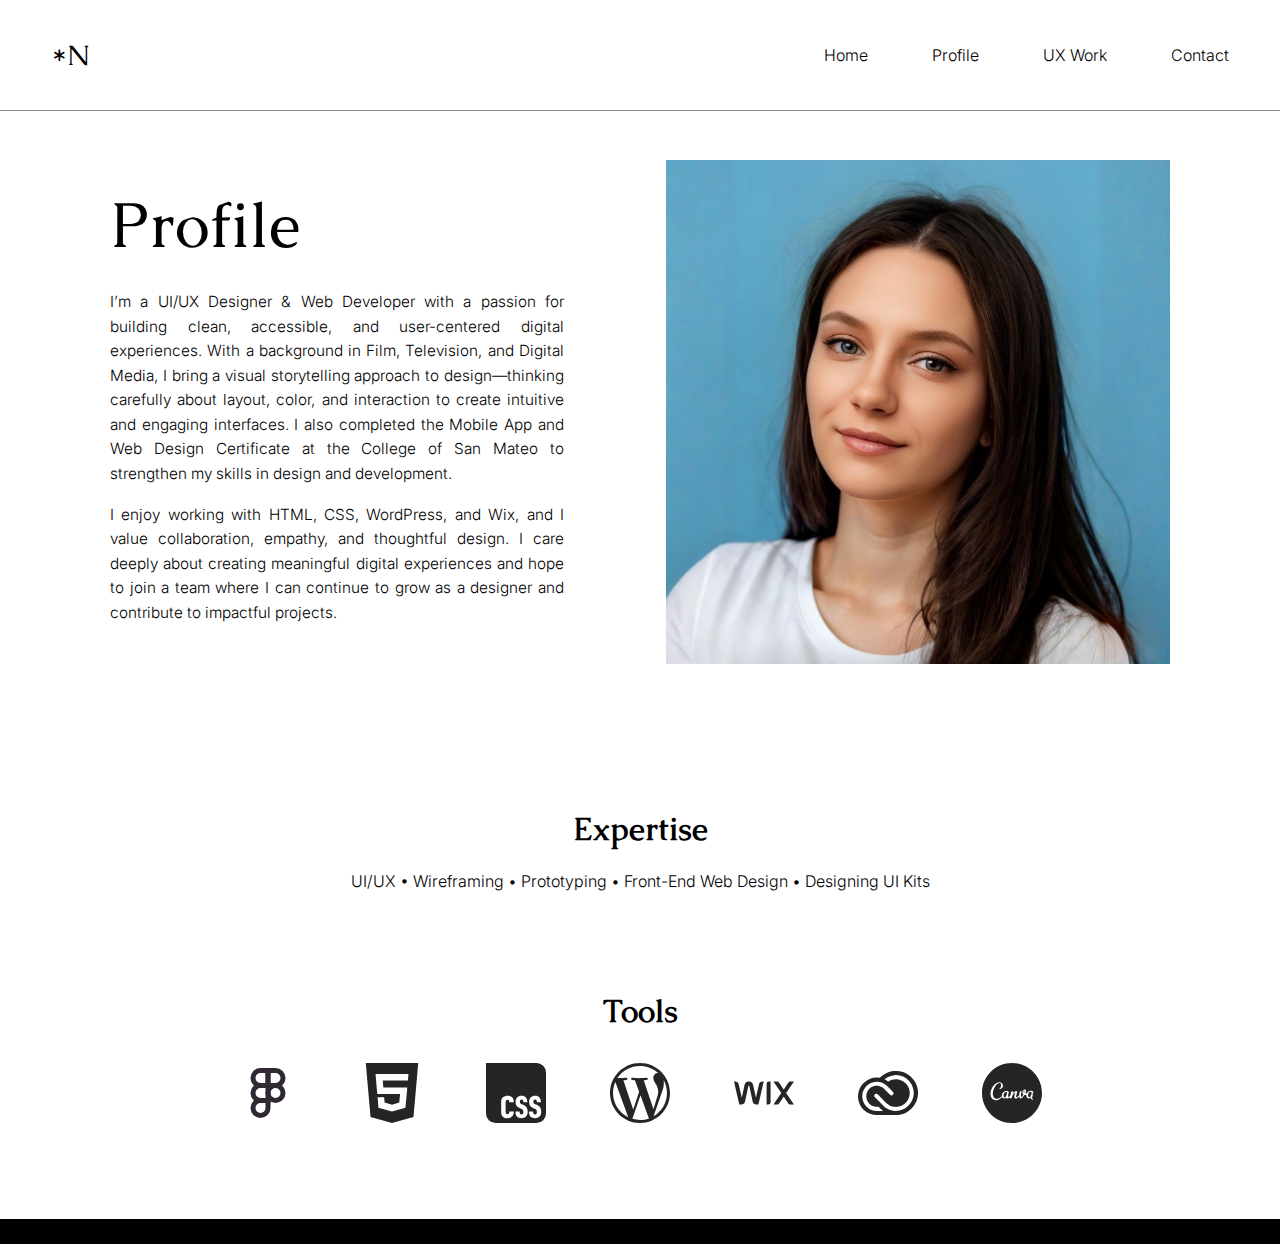
<file: profile.html>
<!DOCTYPE html>
<html lang="en">
<head>
    <meta charset="UTF-8">
    <meta name="viewport" content="width=device-width, initial-scale=1.0">
    <title>Nida Apa — Profile</title>
    <link rel="stylesheet" href="styles.css">
    <link rel="preconnect" href="https://fonts.googleapis.com">
    <link rel="preconnect" href="https://fonts.gstatic.com" crossorigin>
    <link href="https://fonts.googleapis.com/css2?family=Caudex:ital,wght@0,400;0,700;1,400;1,700&family=Inter:ital,opsz,wght@0,14..32,100..900;1,14..32,100..900&display=swap" rel="stylesheet">
</head>

<body>

    <header class="nav-bar">
        <nav class="nav">
    
            <!-- LOGO -->
            <div class="nav-logo">
                <a href="index.html"><span class="star">*</span>N</a>
            </div>
    
            <!-- DESKTOP NAV LINKS -->
            <ul class="nav-links">
                <li><a href="index.html">Home</a></li>
                <li><a href="profile.html">Profile</a></li>
                <li><a href="uxwork.html">UX Work</a></li>
                <li><a href="contact.html">Contact</a></li>
            </ul>
    
            <!-- HAMBURGER BUTTON (MOBILE) -->
            <div class="hamburger">
                <span></span>
                <span></span>
                <span></span>
            </div>
    
        </nav>
    </header>
    
    <!-- MOBILE SLIDE-OUT MENU -->
    <div class="mobile-menu">
        <button class="close-menu">×</button>
    
        <ul>
            <li><a href="index.html">Home</a></li>
            <li><a href="profile.html">Profile</a></li>
            <li><a href="uxwork.html">UX Work</a></li>
            <li><a href="contact.html">Contact</a></li>
        </ul>
    </div>

    <!-- PAGE CONTENT -->
    <main class="profile-page">

        <section class="profile-section">

            <div class="profile-container">
        
                <div class="profile-text">
                    <h1 class="profile-title">Profile</h1>
        
                    <p class="profile-paragraph">I’m a UI/UX Designer & Web Developer with a passion for building clean, accessible, and user-centered digital experiences. With a background in Film, Television, and Digital Media, I bring a visual storytelling approach to design—thinking carefully about layout, color, and interaction to create intuitive and engaging interfaces. I also completed the Mobile App and Web Design Certificate at the College of San Mateo to strengthen my skills in design and development.</p>
        
                    <p class="profile-paragraph">I enjoy working with HTML, CSS, WordPress, and Wix, and I value collaboration, empathy, and thoughtful design. I care deeply about creating meaningful digital experiences and hope to join a team where I can continue to grow as a designer and contribute to impactful projects.</p>
                </div>
        
                <div class="profile-image-wrapper">
                    <img src="images/nida-apa.jpeg" alt="Nida Apa" class="profile-image">
                </div>
        
            </div>
        
        </section>

        <!-- EXPERTISE SECTION -->
        <section class="expertise-section">

            <h2>Expertise</h2>
            <p>UI/UX • Wireframing • Prototyping • Front-End Web Design • Designing UI Kits</p>

        </section>

         <!-- TOOLS SECTION -->
        <section class="tools-section">

            <h2>Tools</h2>
            <div class="tools-icons">
                <img src="images/figma-logo.svg" alt="Figma design tool logo">
                <img src="images/html-logo.svg" alt="HTML5 logo">
                <img src="images/css-logo.svg" alt="CSS3 logo">
                <img src="images/wordpress-logo.svg" alt="WordPress logo">
                <img src="images/wix-logo.svg" alt="Wix website builder logo">
                <img src="images/creative-cloud-logo.svg" alt="Adobe Creative Cloud logo">
                <img src="images/canva-logo.svg" alt="Canva graphic design logo">
            </div>
        
        </section>

    </main>

    <footer class="footer-bar"></footer>

    <script>
        const hamburger = document.querySelector('.hamburger');
        const mobileMenu = document.querySelector('.mobile-menu');
        const closeMenu = document.querySelector('.close-menu');
        
        hamburger.addEventListener('click', () => {
            mobileMenu.classList.add('active');
        });
        
        closeMenu.addEventListener('click', () => {
            mobileMenu.classList.remove('active');
        });
    </script>
</body>
</html>
</file>
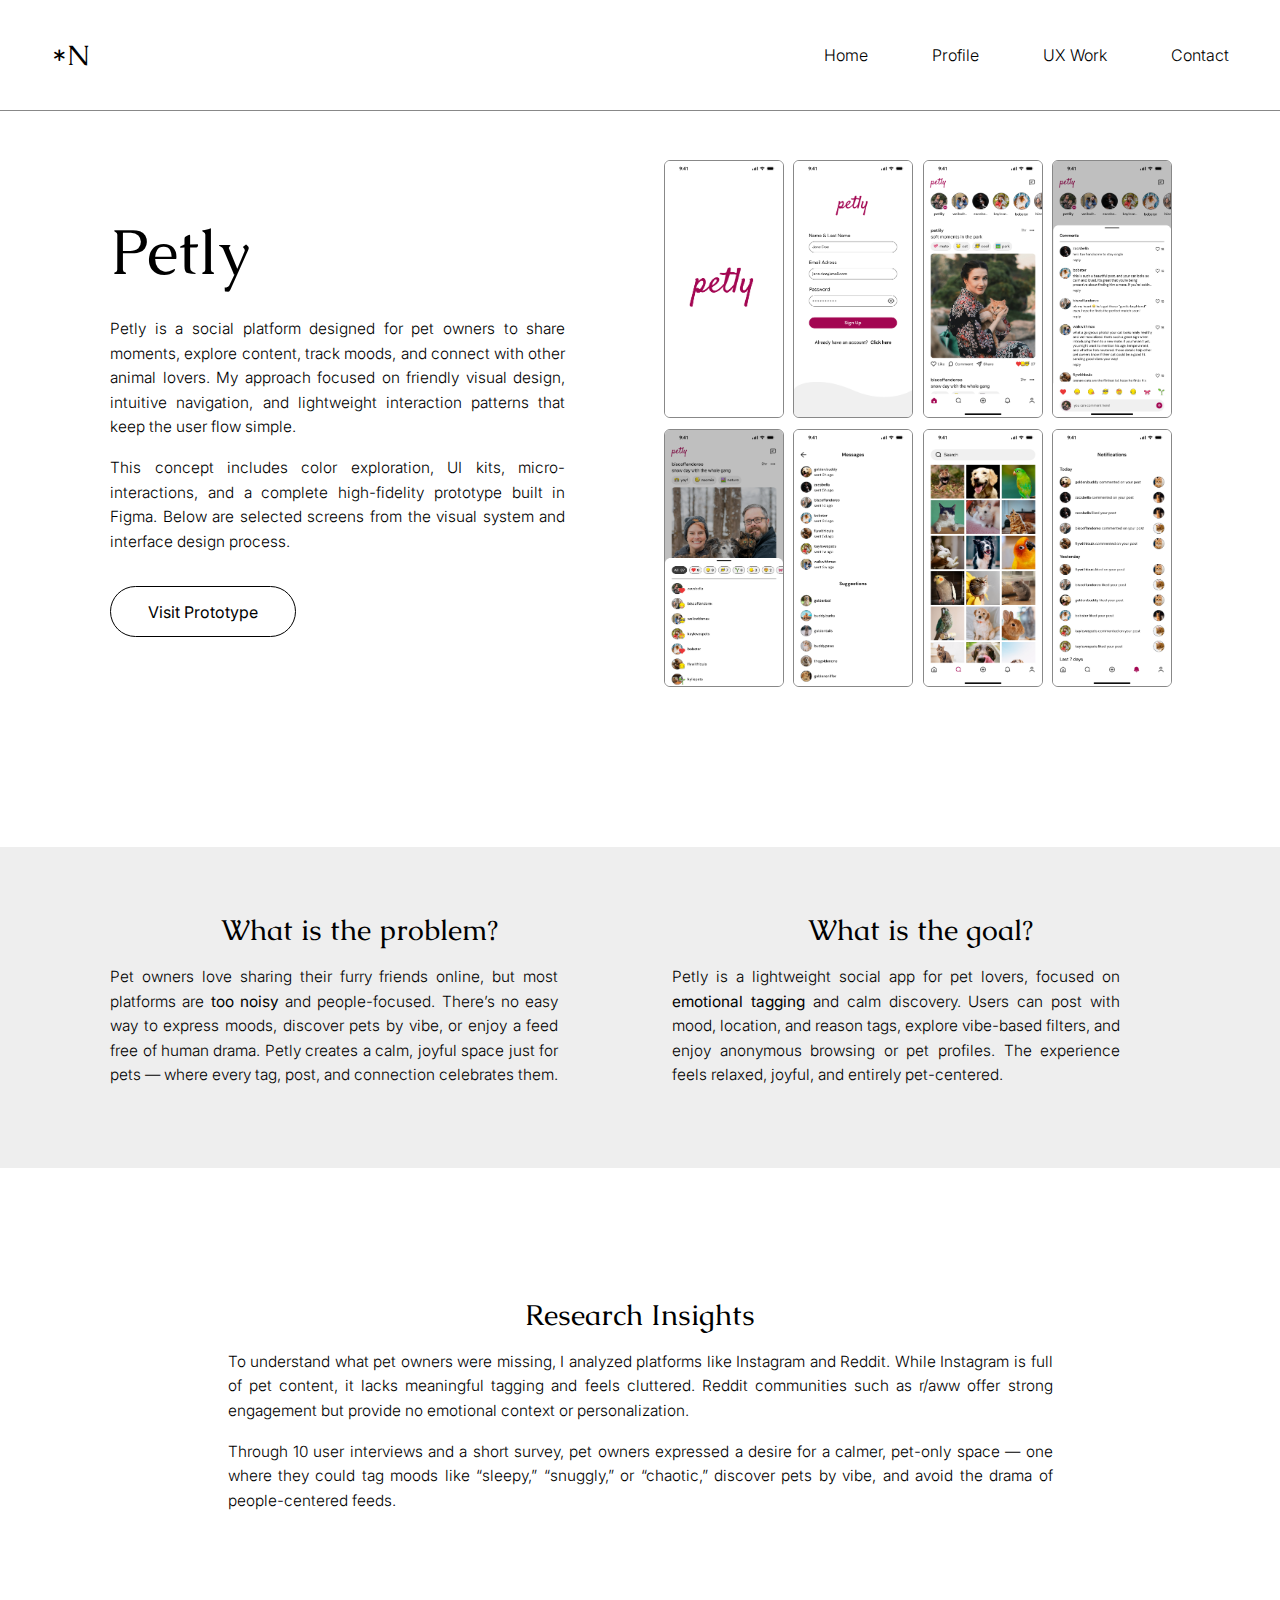
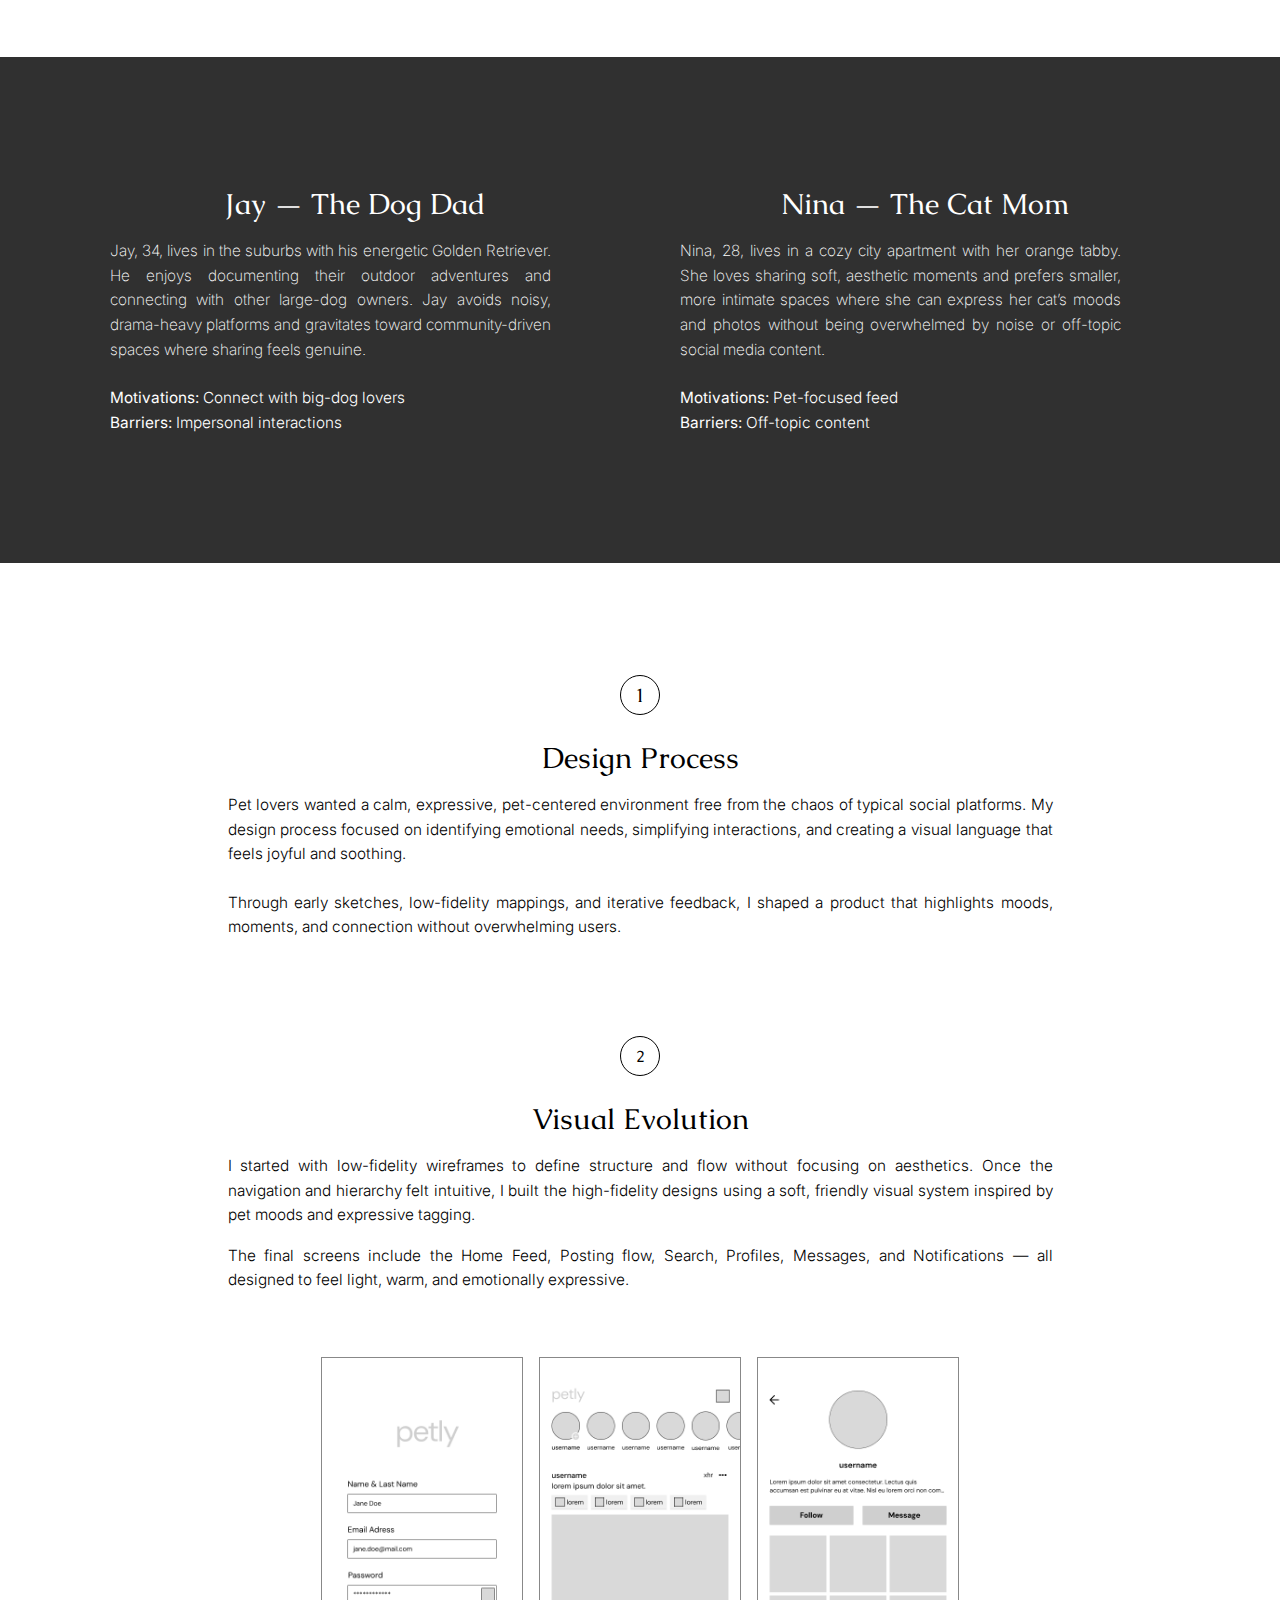
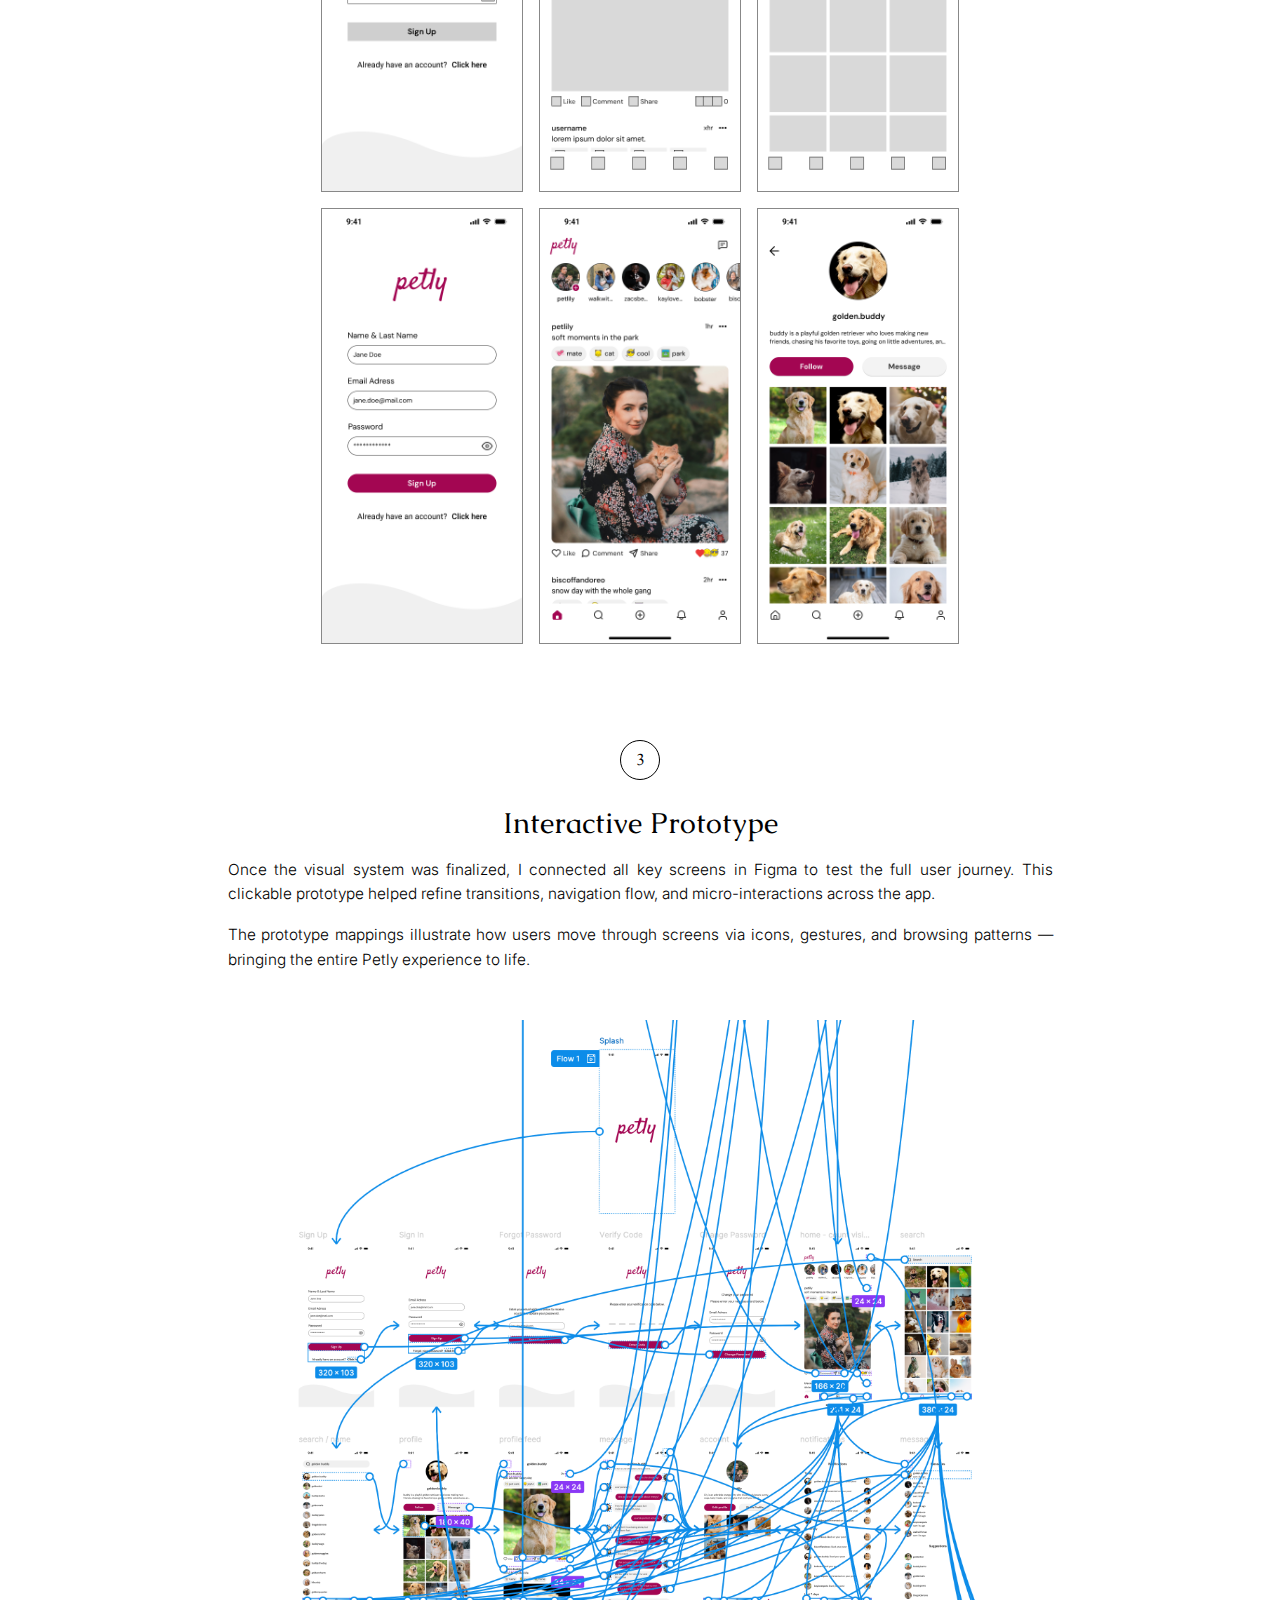
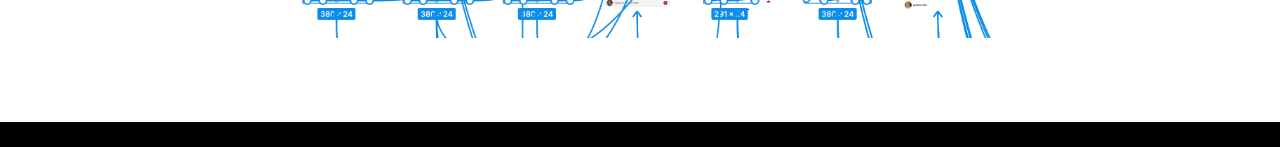
<file: uxwork.html>
<!DOCTYPE html>
<html lang="en">
<head>
    <meta charset="UTF-8">
    <meta name="viewport" content="width=device-width, initial-scale=1.0">
    <title>Nida Apa — UX Work</title>

    <link rel="stylesheet" href="styles.css">
    <link rel="preconnect" href="https://fonts.googleapis.com">
    <link rel="preconnect" href="https://fonts.gstatic.com" crossorigin>
    <link href="https://fonts.googleapis.com/css2?family=Caudex:wght@400;700&family=Inter:wght@200;300;400&display=swap" rel="stylesheet">
</head>

<body class="uxwork-page">

    <!-- NAVIGATION -->
    <header class="nav-bar">
        <nav class="nav">

            <div class="nav-logo">
                <a href="index.html"><span class="star">*</span>N</a>
            </div>

            <ul class="nav-links">
                <li><a href="index.html">Home</a></li>
                <li><a href="profile.html">Profile</a></li>
                <li><a href="uxwork.html">UX Work</a></li>
                <li><a href="contact.html">Contact</a></li>
            </ul>

            <div class="hamburger">
                <span></span><span></span><span></span>
            </div>

        </nav>
    </header>

    <!-- MOBILE MENU -->
    <div class="mobile-menu">
        <button class="close-menu">×</button>

        <ul>
            <li><a href="index.html">Home</a></li>
            <li><a href="profile.html">Profile</a></li>
            <li><a href="uxwork.html">UX Work</a></li>
            <li><a href="contact.html">Contact</a></li>
        </ul>
    </div>

    <main class="petly-main">

        <!-- HERO SECTION -->
        <section class="hero-section">
            <div class="hero-grid">
        
                <div class="hero-text">
                    <h1 class="hero-title">Petly</h1>
        
                    <p class="hero-paragraph">
                        Petly is a social platform designed for pet owners to share moments, explore content,
                        track moods, and connect with other animal lovers. My approach focused on friendly
                        visual design, intuitive navigation, and lightweight interaction patterns that keep 
                        the user flow simple.
                    </p>
        
                    <p class="hero-paragraph">
                        This concept includes color exploration, UI kits, micro-interactions, and a complete
                        high-fidelity prototype built in Figma. Below are selected screens from the visual system
                        and interface design process.
                    </p>
        
                    <a href="https://www.figma.com/proto/dI1kr1NqFzsKwI5Ar0Uo1n/Petly---A-Social-App-for-Pet-Lovers?page-id=0%3A1&node-id=614-21519&p=f&viewport=1376%2C-907%2C0.2&t=QSFsWecXiOAiHEFv-1&scaling=scale-down&content-scaling=fixed&starting-point-node-id=614%3A21519" target="_blank" class="hero-button">Visit Prototype</a>
                </div>
        
                <div class="hero-images">
                    <div class="hero-image-grid">
                        <img src="images/splash.png" alt="Finalized splash page design">
                        <img src="images/login.png" alt="Finalized login page design">
                        <img src="images/home.png" alt="Finalized home page design">
                        <img src="images/comments.png" alt="Finalized comments page design">
                        <img src="images/reactions.png" alt="Finalized reactions page design">
                        <img src="images/messages.png" alt="Finalized messages page design">
                        <img src="images/search.png" alt="Finalized search page design">
                        <img src="images/notifications.png" alt="Finalized notifications page design">
                    </div>
                </div>
        
            </div>
        </section>
        
        <!-- OVERVIEW SECTION -->
        <section class="overview-section">
            <div class="overview-grid">
        
                <div class="overview-left">
                    <h3 class="overview-title">What is the problem?</h3>
                    <p class="overview-paragraph">
                        Pet owners love sharing their furry friends online, but most platforms are 
                        <strong>too noisy</strong> and people-focused. There’s no easy way to express moods, 
                        discover pets by vibe, or enjoy a feed free of human drama. Petly creates a calm, 
                        joyful space just for pets — where every tag, post, and connection celebrates them.
                    </p>
                </div>
        
                <div class="overview-right">
                    <h3 class="overview-title">What is the goal?</h3>
                    <p class="overview-paragraph">
                        Petly is a lightweight social app for pet lovers, focused on 
                        <strong>emotional tagging</strong> and calm discovery. Users can post with mood, 
                        location, and reason tags, explore vibe-based filters, and enjoy anonymous browsing or 
                        pet profiles. The experience feels relaxed, joyful, and entirely pet-centered.
                    </p>
                </div>
        
            </div>
        </section>
        
        <!-- RESEARCH SECTION -->
        <section class="research-section">
            <div class="research-inner">
        
                <h2 class="research-title">Research Insights</h2>
        
                <p class="research-paragraph">
                    To understand what pet owners were missing, I analyzed platforms like Instagram and Reddit. 
                    While Instagram is full of pet content, it lacks meaningful tagging and feels cluttered. 
                    Reddit communities such as r/aww offer strong engagement but provide no emotional context 
                    or personalization.
                </p>
        
                <p class="research-paragraph">
                    Through 10 user interviews and a short survey, pet owners expressed a desire for a calmer, 
                    pet-only space — one where they could tag moods like “sleepy,” “snuggly,” or “chaotic,” 
                    discover pets by vibe, and avoid the drama of people-centered feeds.
                </p>
        
            </div>
        </section>
        
        <!-- PERSONAS SECTION -->
        <section class="personas-section">
            <div class="personas-grid">
        
                <div class="persona-left">
                    <h3 class="persona-title">Jay — The Dog Dad</h3>
                    <p class="persona-paragraph">
                        Jay, 34, lives in the suburbs with his energetic Golden Retriever. 
                        He enjoys documenting their outdoor adventures and connecting with other large-dog owners. 
                        Jay avoids noisy, drama-heavy platforms and gravitates toward community-driven spaces 
                        where sharing feels genuine.
                    </p>
                    <ul class="persona-details">
                        <li><strong>Motivations:</strong> Connect with big-dog lovers</li>
                        <li><strong>Barriers:</strong> Impersonal interactions</li>
                    </ul>
                </div>
        
                <div class="persona-right">
                    <h3 class="persona-title">Nina — The Cat Mom</h3>
                    <p class="persona-paragraph">
                        Nina, 28, lives in a cozy city apartment with her orange tabby. 
                        She loves sharing soft, aesthetic moments and prefers smaller, 
                        more intimate spaces where she can express her cat’s moods and photos without being overwhelmed by noise or off-topic social media content.
                    </p>
                    <ul class="persona-details">
                        <li><strong>Motivations:</strong> Pet-focused feed</li>
                        <li><strong>Barriers:</strong> Off-topic content</li>
                    </ul>
                </div>
        
            </div>
        </section>
        
        <!-- DESIGN PROCESS SECTION -->
        <section class="designprocess-section">
            <div class="designprocess-inner">
        
                <div class="designprocess-step">1</div>
                <h2 class="designprocess-title">Design Process</h2>
        
                <p class="designprocess-paragraph" style="margin: 0 auto 1.5rem;">
                    Pet lovers wanted a calm, expressive, pet-centered environment free from the chaos
                    of typical social platforms. My design process focused on identifying emotional needs,
                    simplifying interactions, and creating a visual language that feels joyful and soothing.
                </p>
        
                <p class="designprocess-paragraph">
                    Through early sketches, low-fidelity mappings, and iterative feedback, I shaped a product 
                    that highlights moods, moments, and connection without overwhelming users.
                </p>
        
            </div>
        </section>
        
        <!-- VISUAL EVOLUTION SECTION -->
        <section class="visual-section">
            <div class="visual-inner">
        
                <div class="visual-step">2</div>
                <h2 class="visual-title">Visual Evolution</h2>
        
                <p class="visual-paragraph">
                    I started with low-fidelity wireframes to define structure and flow without focusing 
                    on aesthetics. Once the navigation and hierarchy felt intuitive, I built the 
                    high-fidelity designs using a soft, friendly visual system inspired by pet moods 
                    and expressive tagging.
                </p>
        
                <p class="visual-paragraph">
                    The final screens include the Home Feed, Posting flow, Search, Profiles, Messages, 
                    and Notifications — all designed to feel light, warm, and emotionally expressive.
                </p>
        
                <div class="visual-image-grid">
                    <img src="images/wireframe-1.png" alt="">
                    <img src="images/wireframe-2.png" alt="">
                    <img src="images/wireframe-3.png" alt="">
                    <img src="images/wireframe-4.png" alt="">
                    <img src="images/wireframe-5.png" alt="">
                    <img src="images/wireframe-6.png" alt="">
                </div>
        
            </div>
        </section>
        
        <!-- PROTOTYPE SECTION -->
        <section class="prototype-section">
            <div class="prototype-inner">
        
                <div class="prototype-step">3</div>
                <h2 class="prototype-title">Interactive Prototype</h2>
        
                <p class="prototype-paragraph">
                    Once the visual system was finalized, I connected all key screens in Figma to test 
                    the full user journey. This clickable prototype helped refine transitions, navigation 
                    flow, and micro-interactions across the app.
                </p>
        
                <p class="prototype-paragraph">
                    The prototype mappings illustrate how users move through screens via icons, gestures, 
                    and browsing patterns — bringing the entire Petly experience to life.
                </p>
        
                <img class="prototype-image" src="images/prototype.png" alt="Petly Prototype Map">
        
            </div>
        </section>
        
        </main>
        

    <footer class="footer-bar"></footer>

    <script>
        const hamburger = document.querySelector('.hamburger');
        const mobileMenu = document.querySelector('.mobile-menu');
        const closeMenu = document.querySelector('.close-menu');
        
        hamburger.addEventListener('click', () => {
            mobileMenu.classList.add('active');
        });
        
        closeMenu.addEventListener('click', () => {
            mobileMenu.classList.remove('active');
        });
    </script>

</body>

</html>
</file>
<file: styles.css>
/* GLOBAL STYLES */
* {
    margin: 0;
}

html, body {
    scroll-behavior: smooth;
    overflow-x: hidden;
}

/* FONTS */
.caudex-regular {
    font-family: "Caudex", serif;
    font-weight: 400;
    font-style: normal;
}
  
.caudex-bold {
    font-family: "Caudex", serif;
    font-weight: 700;
    font-style: normal;
}
  
.caudex-regular-italic {
    font-family: "Caudex", serif;
    font-weight: 400;
    font-style: italic;
}
  
.caudex-bold-italic {
    font-family: "Caudex", serif;
    font-weight: 700;
    font-style: italic;
}
  
.inter {
    font-family: "Inter", sans-serif;
    font-optical-sizing: auto;
    font-weight: 400;
    font-style: normal;
}

/* HERO SECTION WRAPPER */
.hero {
    position: relative;
    width: 100%;
    overflow: hidden;
    padding-top: 8rem;
    padding-bottom: 5rem; 
}

/* BACKGROUND */
.hero-background {
    position: absolute;
    inset: 0;
    width: 100%;
    height: 100%;
    z-index: -1;
    overflow: hidden;
}

.hero-background video {
    width: 100%;
    height: 100%;
    object-fit: cover;
}

/* NAVIGATION */
.nav-bar {
    width: 100%;
    background: white;
    backdrop-filter: blur(8px);
    -webkit-backdrop-filter: blur(8px);
    position: fixed;
    top: 0;
    left: 0;
    z-index: 30;
    padding: 0.8rem 0;
    border-bottom: 1px solid #888888;
}

.nav {
    width: 100%;
    display: flex;
    justify-content: space-between;
    align-items: center;
    padding: 1.5rem 4vw;
    box-sizing: border-box;
}

.nav-logo {
    font-family: "Caudex", serif;
    font-size: 1.75rem;
    display: flex;
    align-items: center;
    gap: 0.3rem;
}

.nav-logo a {
    text-decoration: none;
    color: #000000;
}

.nav-logo .star {
    font-size: 2rem;
    line-height: 0.8;
}

.nav-links {
    display: flex;
    gap: 5vw;
    list-style: none;
}

.nav-links a {
    text-decoration: none;
    font-family: "Inter", sans-serif;
    font-weight: 300;
    color: #000000;
    font-size: 1rem;
}

.nav-links a:hover {
    opacity: 0.7;
}

.hamburger {
    display: none;
    flex-direction: column;
    gap: 5px;
    cursor: pointer;
}

.hamburger span {
    width: 28px;
    height: 3px;
    background: black;
    border-radius: 2px;
}

/* MOBILE MENU PANEL */
.mobile-menu {
    position: fixed;
    top: 0;
    right: -100%;
    width: 100%;
    height: 100vh;
    background: white;
    padding: 3rem 2rem;
    transition: right 0.35s ease;
    z-index: 9999;
    display: flex;
    flex-direction: column;
    gap: 2rem;
    box-sizing: border-box;
}


.mobile-menu.active {
    right: 0;
}

.close-menu {
    background: none;
    border: none;
    font-size: 2rem;
    cursor: pointer;
    align-self: flex-start;
}

.mobile-menu ul {
    list-style: none;
    padding: 0;
    margin: 0;
}

.mobile-menu li {
    margin-bottom: 1.4rem;
}

.mobile-menu a {
    text-decoration: none;
    font-family: "Inter", sans-serif;
    font-size: 1.2rem;
    font-weight: 300;
    color: black;
}

/* HERO CONTENT */
.hero-content {
    display: flex;
    flex-direction: column;
    justify-content: center;
    align-items: center;
    text-align: center;
    gap: 20px;
    margin-top: 5rem;
}

.hero-title {
    font-family: "Caudex", serif;
    font-size: clamp(3rem, 10vw, 8rem);
    font-weight: 400;
    color: black;
}

.hero-photo img {
    width: clamp(200px, 40vw, 300px);
    height: clamp(230px, 45vw, 360px);
    border-radius: 50% 50% 0 0;
    object-fit: cover;
    opacity: 0;
    transform: translateY(40px);
    animation: slideUpFade 1.5s ease-out forwards;
    animation-delay: 0.3s;
}

@keyframes slideUpFade {
    0% {
        opacity: 0;
        transform: translateY(40px);
    }
    100% {
        opacity: 1;
        transform: translateY(0);
    }
}

.hero-subtitle {
    font-family: "Inter", sans-serif;
    font-size: 1rem;
    font-weight: 600;
    color: black;
    margin-top: 15px;
    transform: translateY(40px);   
    animation: slideUpFade 1.5s ease-out forwards;
    animation-delay: 0.3s;      
}

.scroll-down img {
    width: 50px;
    margin-top: 20px;
    opacity: 0;                   
    transform: translateY(20px);   
    animation: fadeUp 1s ease-out forwards;
    animation-delay: 1.8s;         
    cursor: pointer;
    transform: rotate(180deg);
}

@keyframes fadeUp {
    0% {
        opacity: 0;
        transform: translateY(20px) rotate(180deg);
    }
    100% {
        opacity: 1;
        transform: translateY(0) rotate(180deg);
    }
}

/* INTRO SECTION BELOW HERO */
.intro-section {
    width: 100%;
    background: white;
    padding: 6rem 2rem 8rem 2rem;
    display: flex;
    justify-content: center;
}

.intro-container {
    max-width: 1000px;
    text-align: center;
}

.intro-text {
    font-family: "Caudex", serif;
    font-size: clamp(1.5rem, 2.4vw, 2.7rem);
    line-height: 1.4;
    color: black;
    margin-bottom: 3rem;
}

.intro-button {
    display: inline-block;
    padding: 0.9rem 2.3rem;
    font-family: "Inter", sans-serif;
    font-size: 1rem;
    font-weight: 400;
    color: black;
    border: 1px solid black;
    border-radius: 999px;
    text-decoration: none;
    transition: 0.2s ease-in-out;
}

.intro-button:hover {
    background: black;
    color: white;
}

/* PORTFOLIO SECTION */
#portfolio {
    scroll-margin-top: 50px;
}

.portfolio-section {
    background-color: #F5F5F5;
    padding: 8rem 2rem;
}

.portfolio-intro {
    width: 100%;
    text-align: center;
    padding-bottom: 4rem;
}

.portfolio-intro h2 {
    font-family: "Caudex", serif;
    font-size: 2.5rem;
    font-weight: 400;
    line-height: 1.4;
    color: black;
}

/* PORTFOLIO GRID */
.portfolio-grid {
    width: min(85%, 1200px);
    margin: 0 auto;
    display: grid;
    grid-template-columns: repeat(auto-fit, minmax(min(280px, 100%), 1fr));
    gap: 2rem;
}

.project img {
    width: 100%;
    height: auto;
    object-fit: cover;
    display: block;
}

/* MODAL POP UP */
.modal {
    display: none;
    position: fixed;
    inset: 0;
    background: rgba(0, 0, 0, 0.85);
    backdrop-filter: blur(6px);
    z-index: 9999;
    justify-content: center;
    align-items: center;
}

.modal-wrapper {
    position: relative;
    display: inline-block;
}

.modal-box {
    max-width: 70vw;
    max-height: auto;
    overflow: hidden;
}

.modal-content {
    width: 100%;
    height: 100%;
    object-fit: contain;
}

.modal-close {
    position: absolute;
    top: -60px;
    right: -4px; 
    font-size: 2.4rem;
    font-weight: 300;
    color: white;
    cursor: pointer;
    line-height: 1;
    z-index: 10000;
    text-shadow: 0 0 8px rgba(0,0,0,0.5);
}

/* PROFILE.HTML CODE STARTS FROM HERE */
.profile-section {
    padding: 10rem 4vw 5rem 4vw;
}

.profile-container {
    width: min(90%, 1200px);
    margin: 0 auto;
    display: grid;
    grid-template-columns: 1fr 1fr;
    gap: clamp(2rem, 4vw, 4rem);
    align-items: start;
    align-items: center;
}

.profile-title {
    font-family: "Caudex", serif;
    font-size: clamp(2.5rem, 5vw, 5rem);
    font-weight: 400;
    margin-bottom: 1.5rem;
}

.profile-paragraph {
    font-family: "Inter", sans-serif;
    font-size: clamp(0.95rem, 1.2vw, 1rem);
    font-weight: 300;
    line-height: 1.6;
    margin-bottom: 1rem;
    max-width: 90%;
    text-align: justify;
}

.profile-image-wrapper {
    display: flex;
    justify-content: flex-end;
}

.profile-image {
    width: 100%;
    height: auto;
    max-width: 100%;
    object-fit: cover;
}

.expertise-section {
    text-align: center;
    margin-top: 4rem;
}

.expertise-section h2 {
    font-family: "Caudex", serif;
    font-size: 2rem;
    margin-bottom: 1.2rem;
}

.expertise-section p {
    font-family: "Inter", sans-serif;
    font-size: 1rem;
    line-height: 1.6;
    color: #000;
    font-weight: 300;
}

/* TOOLS SECTION */
.tools-section {
    text-align: center;
    margin: 6rem 0 6rem 0
}

.tools-section h2 {
    font-family: "Caudex", serif;
    font-size: 2rem;
    margin-bottom: 2rem;
}

.tools-icons {
    display: flex;
    justify-content: center;
    gap: 4rem;
    flex-wrap: wrap;
}

.tools-icons img {
    width: 60px;
    height: auto;
    opacity: 0.85;
    transition: 0.2s ease;
}

.tools-icons img:hover {
    opacity: 1;
    transform: translateY(-3px);
}

/* UX-WORK.HTML CODE STARTS FROM HERE */
.petly-main {
    width: 100%;
}

/* HERO SECTION */
.hero-section {
    padding: 10rem 4vw;
}

.hero-grid {
    width: min(90%, 1200px);
    margin: 0 auto;
    display: grid;
    grid-template-columns: 1fr 1fr;
    gap: 3rem;
    align-items: center;
}

.hero-title {
    font-family: "Caudex", serif;
    font-size: clamp(2.5rem, 5vw, 5rem);
    font-weight: 400;
    margin-bottom: 1.5rem;
}

.hero-paragraph { 
    font-family: "Inter", sans-serif;
    font-size: clamp(0.95rem, 1.2vw, 1rem);
    font-weight: 300;
    line-height: 1.6;
    margin-bottom: 1rem;
    max-width: 90%;
    text-align: justify;
}

.hero-button {
    display: inline-block;
    margin-top: 1rem;
    padding: 0.9rem 2.3rem;
    font-family: "Inter", sans-serif;
    font-size: 1rem;
    font-weight: 400;
    color: black;
    border: 1px solid black;
    border-radius: 999px;
    text-decoration: none;
    transition: 0.2s ease-in-out;
}

.hero-button:hover {
    background: black;
    color: white;
}

.hero-image-grid {
    display: grid;
    grid-template-columns: repeat(4, 1fr);
    gap: .7rem;
}

.hero-image-grid img {
    width: 100%;
    border-radius: 6px;
    border: .5px solid #888;
}

/* OVERVIEW SECTION */
.overview-section {
    padding: 4rem 4vw;
    background: #EEEEEE;
}

.overview-grid {
    width: min(90%, 1200px);
    margin: 0 auto;
    display: grid;
    grid-template-columns: 1fr 1fr;
    gap: 4rem;
}

.overview-title {
    font-family: "Caudex", serif;
    font-size: 1.8rem;
    font-weight: 500;
    text-align: center;
    margin-bottom: 1rem;
}

.overview-paragraph {
    font-family: "Inter", sans-serif;
    font-size: clamp(0.95rem, 1.2vw, 1rem);
    font-weight: 300;
    line-height: 1.6;
    margin-bottom: 1rem;
    max-width: 90%;
    text-align: justify;
}

/* RESEARCH SECTION */
.research-section {
    width: 100%;
    padding: 8rem 0;
}

.research-inner {
    width: min(90%, 1100px);
    margin: 0 auto;
    text-align: center;
}

.research-title {
    font-family: "Caudex", serif;
    font-size: 1.8rem;
    font-weight: 500;
    text-align: center;
    margin-bottom: 1rem;
}

.research-paragraph {
    font-family: "Inter", sans-serif;
    line-height: 1.6;
    text-align: justify;
    margin: 0 auto 1.5rem;
    font-size: clamp(0.95rem, 1.2vw, 1rem);
    font-weight: 300;
    margin-bottom: 1rem;
    max-width: 75%;
}

/* PERSONAS */
.personas-section {
    padding: 8rem 4vw;
    background: #303030;
    color: white;
    overflow: auto;
    margin-bottom: 4rem;
}

.personas-grid {
    width: min(90%, 1200px);
    margin: 0 auto;
    display: grid;
    grid-template-columns: 1fr 1fr;
    gap: 5rem;
}

.persona-title {
    font-family: "Caudex", serif;
    font-size: 1.8rem;
    font-weight: 500;
    text-align: center;
    margin-bottom: 1rem;
}

.persona-paragraph {
    font-family: "Inter", sans-serif;
    font-size: clamp(0.95rem, 1.2vw, 1rem);
    font-weight: 200;
    line-height: 1.6;
    margin-bottom: 1rem;
    max-width: 90%;
    text-align: justify;
}

.persona-details {
    list-style: none;
    padding: 0;                
    margin: 1.5rem 0 0 0;      
    font-family: "Inter", sans-serif;
    font-size: clamp(0.95rem, 1.2vw, 1rem);
    font-weight: 300;
    line-height: 1.6;
    text-align: left;        
}

/* DESIGN PROCESS */
.designprocess-section {
    margin-top: 4rem;
    padding: 3rem 0;
    width: 100%;
}

.designprocess-inner {
    width: min(90%, 1100px);
    margin: 0 auto;
    text-align: center;
}

.designprocess-step {
    width: 38px;
    height: 38px;
    border: 1.5px solid #000;
    border-radius: 50%;
    display: inline-flex;
    justify-content: center;
    align-items: center;
    font-family: "Caudex", serif;
    font-size: 1.2rem;
    margin-bottom: 1.5rem;
}

.designprocess-title {
    font-family: "Caudex", serif;
    font-size: 1.8rem;
    font-weight: 500;
    text-align: center;
    margin-bottom: 1rem;
}

.designprocess-paragraph {
    font-family: "Inter", sans-serif;
    line-height: 1.6;
    text-align: justify;
    margin: 0 auto;
    font-size: clamp(0.95rem, 1.2vw, 1rem);
    font-weight: 300;
    max-width: 75%;
}

/* VISUAL EVOLUTION */
.visual-section {
    padding: 3rem 0;
}

.visual-inner {
    width:min(90%,1100px);
    margin:0 auto;
    text-align:center;
}

.visual-step {
    width:38px;
    height:38px;
    border:1.5px solid #000;
    border-radius:50%;
    display: inline-flex;
    justify-content:center;
    align-items:center;
    font-family:"Caudex", serif;
    margin-bottom:1.5rem;
}

.visual-title {
    font-family: "Caudex", serif;
    font-size: 1.8rem;
    font-weight: 500;
    text-align: center;
    margin-bottom: 1rem;
}

.visual-paragraph {
    font-family: "Inter", sans-serif;
    line-height: 1.6;
    text-align: justify;
    margin: 0 auto 1.5rem;
    font-size: clamp(0.95rem, 1.2vw, 1rem);
    font-weight: 300;
    margin-bottom: 1rem;
    max-width: 75%;
}

.visual-image-grid {
    display: grid;
    grid-template-columns: repeat(3, 1fr);
    gap: 1rem;
    margin: 3rem auto 0;
    width: fit-content;
    max-width: 700px;  
    margin-top: 4rem;
}

.visual-image-grid img {
    width: 200px;
    height: auto;
    border: 0.5px solid #888;
    object-fit: cover;
}

/* PROTOTYPE SECTION */
.prototype-section {
    padding:3rem 0;
    margin-bottom: 2rem;
}

.prototype-inner {
    width:min(90%,1100px);
    margin:0 auto;
    text-align:center;
}

.prototype-step {
    width:38px;
    height:38px;
    border:1.5px solid #000;
    border-radius:50%;
    display: inline-flex;
    justify-content:center;
    align-items:center;
    font-family:"Caudex", serif;
    margin-bottom:1.5rem;
}

.prototype-title {
    font-family: "Caudex", serif;
    font-size: 1.8rem;
    font-weight: 500;
    text-align: center;
    margin-bottom: 1rem;
}

.prototype-paragraph {
    font-family: "Inter", sans-serif;
    line-height: 1.6;
    text-align: justify;
    margin: 0 auto 1.5rem;
    font-size: clamp(0.95rem, 1.2vw, 1rem);
    font-weight: 300;
    margin-bottom: 1rem;
    max-width: 75%;
}

.prototype-image {
    width:65%;
    max-width: 100%;
    margin-top:2rem;
}

/* FOOTER BAR */
.footer-bar {
    width: 100%;
    height: 25px;
    background: black;
}

/* 1275PX AND BELOW MEDIA QUERIES*/
@media (max-width: 1275px) {

    .nav-links {
        display: none;
    }

    .hamburger {
        display: flex;
    }

    .nav {
        justify-content: space-between;
    }

    .profile-container {
        grid-template-columns: 1fr;
        gap: 3rem;
        text-align: left;
        text-align: center;
    }

    .profile-image-wrapper {
        order: -1;
        justify-content: center;
    }

    .profile-image {
        max-width: 600px;
        width: 100%;
    }

    .profile-paragraph {
        max-width: 90%;
        margin-left: auto;
        margin-right: auto;
    }

    .profile-title {
        text-align: center;
    }

    .expertise-section {
        margin: 2rem;
    }
    
    .intro-section {
        padding: 4rem 0 5rem 0; 
        display: block;
        justify-content: unset;
        align-items: unset;
    }

    .intro-container {
        max-width: 100%;
        width: 100%;
        padding: 0 1.5rem;   
        text-align: center;
        box-sizing: border-box;
    }

    .intro-text {
        font-size: clamp(1.2rem, 5vw, 2rem);
        line-height: 1.35;
    }

    .ux-container-block {
        grid-template-columns: 1fr;
        text-align: center;
    }

    .ux-image-wrapper {
        justify-content: center;
    }

    .ux-grid-images {
        max-width: 800px;
        grid-template-columns: repeat(4, 1fr);
    }

    .hero-grid {
        grid-template-columns: 1fr;
        text-align: center;
    }

    .hero-paragraph {
        max-width: 100%;
    }

    .hero-image-grid {
        max-width: 600px;
        margin: 0 auto;
        grid-template-columns: repeat(4, 1fr);
    }

    .overview-grid {
        grid-template-columns: 1fr;
        text-align: center;
        gap: 2rem;
    }

    .overview-paragraph {
        max-width: 100%;
    }

    .research-section {
    width: min(90%, 1200px);
    margin: 0 auto;
    }

    .research-paragraph {
    max-width: 100%;
    }

    .personas-grid {
        grid-template-columns: 1fr;
        gap: 5rem;
        text-align: center;
    }

    .persona-paragraph {
        max-width: 100%;
    }

    .persona-details {
        text-align: left;
    }

    .designprocess-section, .visual-section, .prototype-section {
        width: min(90%, 1200px);
        margin: 0 auto;
        padding: 2.5rem 0
    }

    .designprocess-paragraph, .visual-paragraph, .prototype-paragraph {
        margin: 0 auto;
        max-width: 100%;
    }

    .visual-image-grid {
        width: 100%;
        grid-template-columns: repeat(3, 1fr);
        justify-content: center;
    }

    .visual-image-grid img {
        width: 100%;
        max-width: 220px;
        margin: 0 auto;
    }

    .prototype-image {
        width: 90%;
        margin: 2rem auto 0;
    }
}

/* 900PX AND BELOW MEDIA QUERIES */
@media (max-width: 900px) {
    .ux-overview-grid {
        grid-template-columns: 1fr;
        gap: 3rem;
        text-align: center;
    }

    .ux-overview-right {
        align-items: center;
    }

    .ux-overview-left p {
        max-width: 100%;
    }
}
</file>
